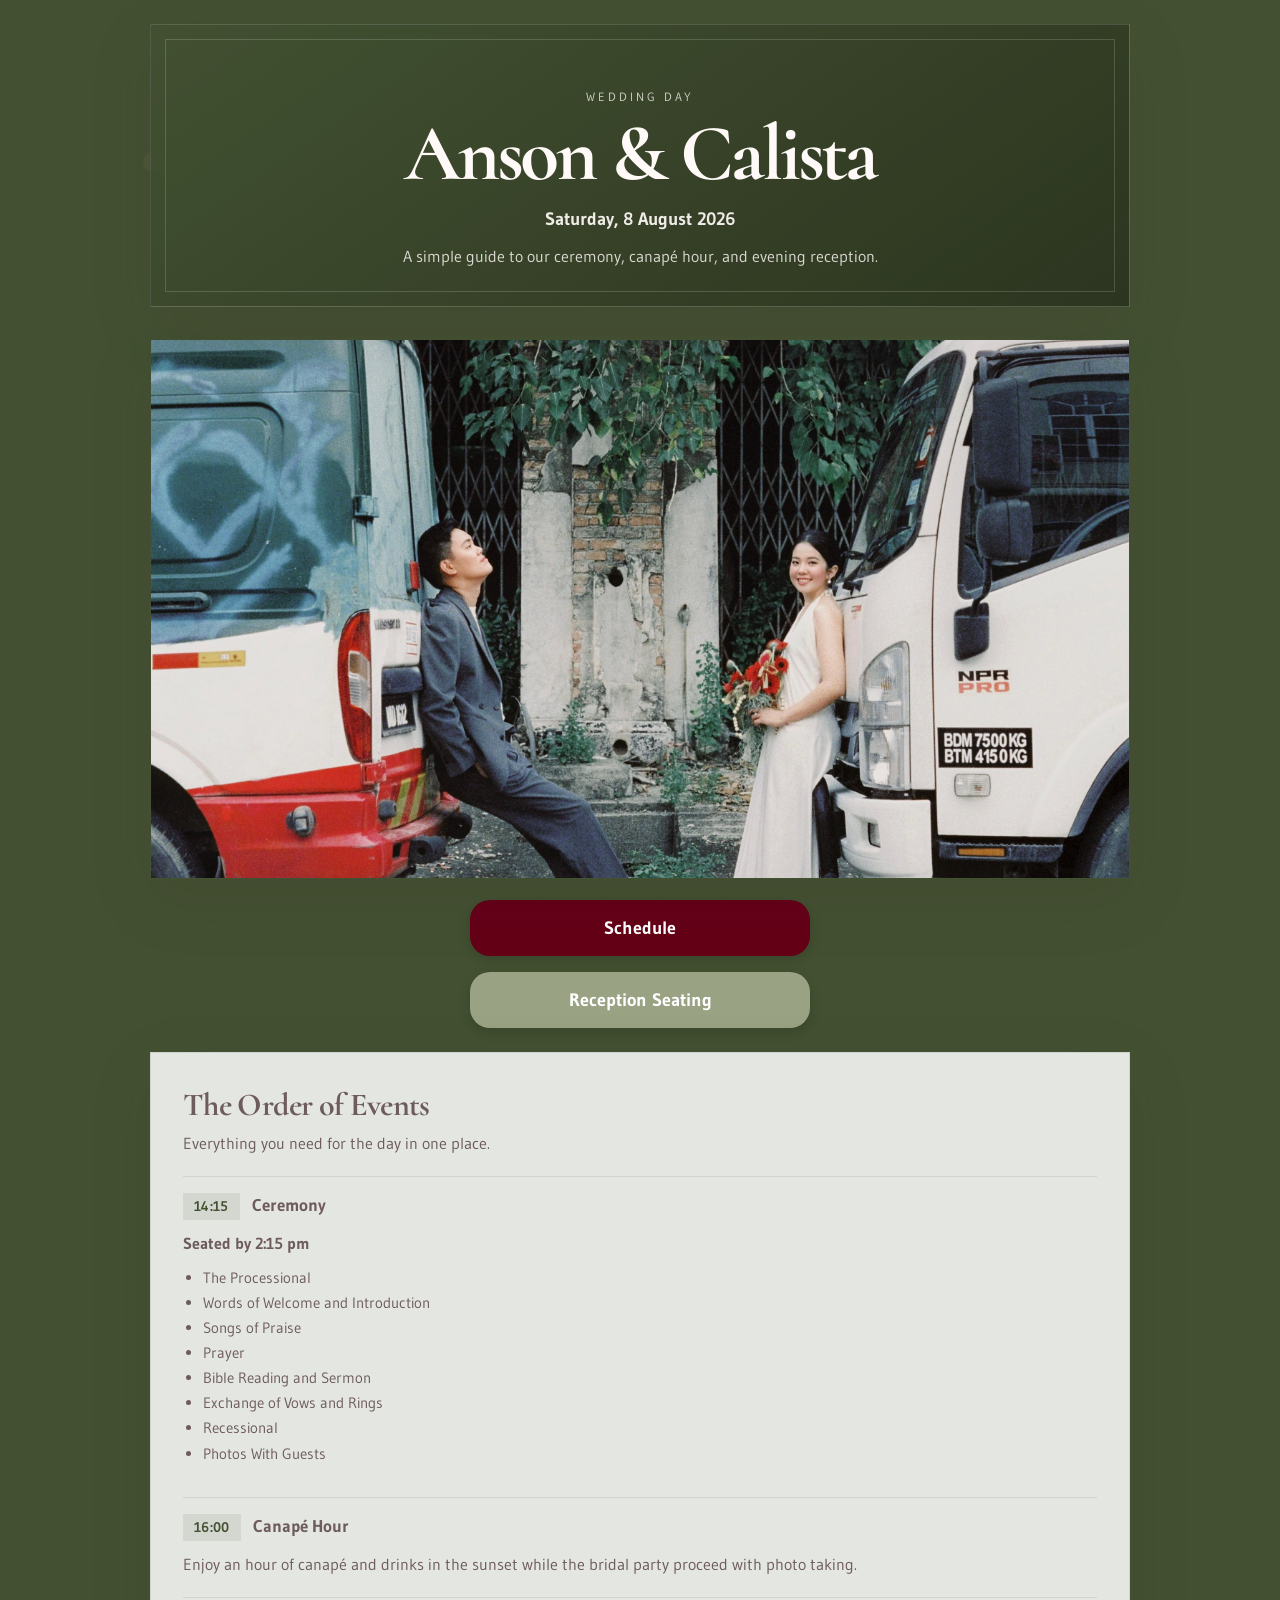
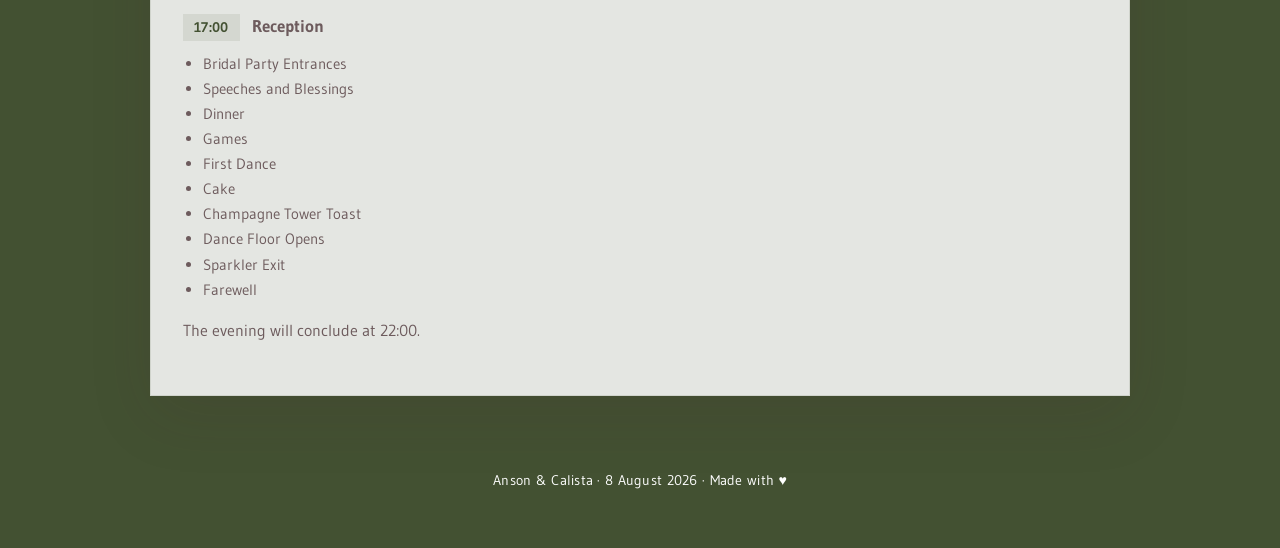
<file: index.html>
<!DOCTYPE html>
<html lang="en">

<head>
    <meta charset="UTF-8">
    <meta name="viewport" content="width=device-width, initial-scale=1.0">
    <title>Anson &amp; Calista Wedding</title>
    <meta name="theme-color" content="#7a2230">
    <link rel="preconnect" href="https://fonts.googleapis.com">
    <link rel="preconnect" href="https://fonts.gstatic.com" crossorigin>
    <link
        href="https://fonts.googleapis.com/css2?family=Battambang:wght@400;700&family=Gudea:wght@400;600;700&family=Cormorant:wght@400;700&display=swap"
        rel="stylesheet">
    <link rel="stylesheet" href="style.css">
    <style>
        #lang-toggle {
            display: none !important;
        }
    </style>
</head>

<body>
    <header class="hero hero-maroon">
        <p class="eyebrow">Wedding Day</p>
        <h1>Anson &amp; Calista</h1>
        <p class="date">Saturday, 8 August 2026</p>
        <p class="subtitle">A simple guide to our ceremony, canapé hour, and evening reception.</p>
    </header>

    <div class="hero-image-wrapper fade-in"
        style="margin: 2rem auto 0; width: min(100% - 2rem, 980px); text-align: center;">
        <img src="images/ansoncalistahero.jpeg" alt="Anson and Calista"
            style="width: 100%; max-height: 60vh; object-fit: cover; box-shadow: var(--shadow); border: 1px solid var(--border);">
    </div>

    <nav class="mockup-nav">
        <a href="index.html" class="btn-schedule">Schedule</a>
        <a href="seating.html" class="btn-reception">Reception Seating</a>
    </nav>

    <main class="container flow-layout">
        <section class="panel fade-in" style="--delay: 0s">
            <div class="section-heading">
                <h2 style="color: var(--muted);">The Order of Events</h2>
                <p>Everything you need for the day in one place.</p>
            </div>

            <div class="schedule-item">
                <h3><span class="time-pill">14:15</span> Ceremony</h3>
                <p><strong style="color: var(--muted);">Seated by 2:15 pm</strong></p>
                <ul
                    style="padding-left: 1.25rem; font-family: 'Gudea', sans-serif; font-size: 0.95rem; color: var(--muted); line-height: 1.65; margin-top: 0.5rem;">
                    <li>The Processional</li>
                    <li>Words of Welcome and Introduction</li>
                    <li>Songs of Praise</li>
                    <li>Prayer</li>
                    <li>Bible Reading and Sermon</li>
                    <li>Exchange of Vows and Rings</li>
                    <li>Recessional</li>
                    <li>Photos With Guests</li>
                </ul>
            </div>

            <div class="schedule-item">
                <h3><span class="time-pill">16:00</span> Canapé Hour</h3>
                <p>Enjoy an hour of canapé and drinks in the sunset while the bridal party proceed with photo taking.
                </p>
            </div>

            <div class="schedule-item">
                <h3><span class="time-pill">17:00</span> Reception</h3>
                <ul
                    style="padding-left: 1.25rem; font-family: 'Gudea', sans-serif; font-size: 0.95rem; color: var(--muted); line-height: 1.65; margin-top: 0.5rem;">
                    <li>Bridal Party Entrances</li>
                    <li>Speeches and Blessings</li>
                    <li>Dinner</li>
                    <li>Games</li>
                    <li>First Dance</li>
                    <li>Cake</li>
                    <li>Champagne Tower Toast</li>
                    <li>Dance Floor Opens</li>
                    <li>Sparkler Exit</li>
                    <li>Farewell</li>
                </ul>
                <p style="margin-top: 0.5rem;">The evening will conclude at 22:00.</p>
            </div>
        </section>
    </main>

    <footer>
        <span>Anson &amp; Calista &middot; 8 August 2026 &middot; Made with</span> <i class="footer-heart">&hearts;</i>
    </footer>

    <script src="translations.js"></script>
    <script>
        // â”€â”€ Scroll fade-in â”€â”€
        (function () {
            const observer = new IntersectionObserver((entries) => {
                entries.forEach(entry => {
                    if (entry.isIntersecting) {
                        entry.target.classList.add('visible');
                        observer.unobserve(entry.target);
                    }
                });
            }, { threshold: 0.08 });

            document.querySelectorAll('.fade-in').forEach(el => observer.observe(el));
        })();
    </script>
</body>

</html>
</file>
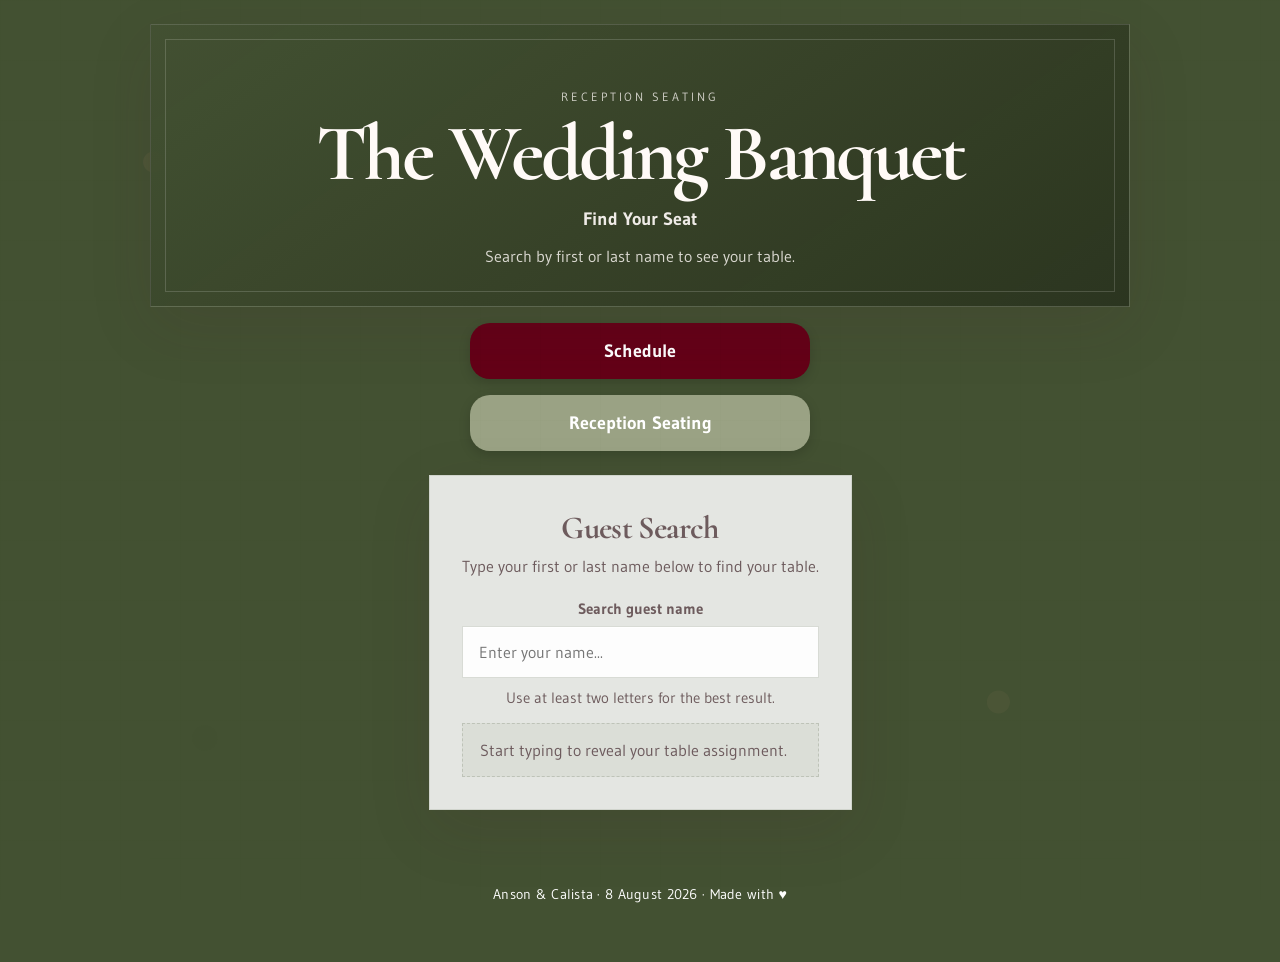
<file: seating.html>
<!DOCTYPE html>
<!-- The language is set to English -->
<html lang="en">

<head>
    <!-- Character encoding for the document to support all text characters -->
    <meta charset="UTF-8">
    <!-- Make the page responsive on mobile devices so it scales correctly -->
    <meta name="viewport" content="width=device-width, initial-scale=1.0">
    <!-- Title of the page shown in the browser tab -->
    <title>canapé hour | Anson &amp; Calista</title>
    <!-- Theme color for mobile browsers (changes the top bar color on some phones) -->
    <meta name="theme-color" content="#7a2230">
    
    <!-- Preconnect to Google Fonts for faster loading of typography -->
    <link rel="preconnect" href="https://fonts.googleapis.com">
    <link rel="preconnect" href="https://fonts.gstatic.com" crossorigin>
    <!-- Load custom fonts (Battambang, Inter, Playfair Display) from Google Fonts -->
    <link
        href="https://fonts.googleapis.com/css2?family=Battambang:wght@400;700&family=Gudea:wght@400;700&family=Cormorant:wght@400;700&display=swap"
        rel="stylesheet">
        
    <!-- Link to our custom CSS stylesheet for styling the page -->
    <link rel="stylesheet" href="style.css">
    
    <!-- Inline CSS to hide the language toggle button because we only need English here -->
    <style>
        #lang-toggle {
            display: none !important; /* Forces the button to be hidden completely */
        }
    </style>
</head>

<body>
    <!-- Hero section displaying the main title of the page -->
    <header class="hero hero-maroon">
        <!-- Small text above the main title (the eyebrow text) -->
        <p class="eyebrow">Reception Seating</p>
        <!-- The main heading with the venue name -->
        <h1>The Wedding Banquet</h1>
        <!-- Secondary text instructing the user what to do -->
        <p class="date">Find Your Seat</p>
        <!-- A small subtitle explaining the search feature below -->
        <p class="subtitle">Search by first or last name to see your table.</p>
    </header>

    <!-- Navigation bar to move between pages on the site -->
    <nav class="mockup-nav">
        <a href="index.html" class="btn-schedule">Schedule</a>
        <a href="seating.html" class="btn-reception">Reception Seating</a>
    </nav>

    <!-- Main content area containing the search box and floor plan -->
    <main class="container flow-layout">
        <!-- Search panel section with a fade-in animation effect -->
        <section class="panel guest-search-panel fade-in" style="--delay: 0s">
            <!-- Heading area for the search section -->
            <div class="section-heading">
                <!-- Title for the search section -->
                <h2 data-i18n="seating-section-title" style="color: var(--muted);">Guest Search</h2>
                <!-- Description for the search section to help users -->
                <p data-i18n="seating-section-desc">Type your first or last name below to find your table.</p>
            </div>

            <!-- Label for the search input box (good for accessibility) -->
            <label class="search-label" for="searchInput" data-i18n="seating-search-label" style="color: var(--muted);">Search guest name</label>
            <!-- The actual text input box where users type their name -->
            <input type="text" id="searchInput" placeholder="Enter your name..."
                data-i18n-placeholder="seating-search-placeholder">
            <!-- A helpful hint for the user below the input -->
            <p class="search-hint" data-i18n="seating-search-hint">Use at least two letters for the best result.</p>

            <!-- This empty div is where the search results will appear via JavaScript -->
            <div id="results" class="results-shell"></div>


        </section>
    </main>

    <!-- Footer section with the date and a heart icon -->
    <footer>
        <span>Anson &amp; Calista &middot; 8 August 2026 &middot; Made with</span> <i class="footer-heart">&hearts;</i>
    </footer>



    <!-- Load the translations JavaScript file (used for multi-language support if needed) -->
    <script src="translations.js"></script>
    
    <!-- Custom JavaScript for the seating search functionality -->
    <script>
        // Array of objects containing table names and their respective guests
        const seatingData = [
            { table: "Table 1", guests: ["Rodney Chiu", "Melissa Tan", "Zack Chiu", "Fetz Foo", "Feliz Foo", "Rina Tan", "Lee", "Florence Tan", "Bec Hardman", "Jenny Tan"] },
            { table: "Table 2", guests: ["Mum", "Grandma", "Sister", "Ma Nina Ortega", "Hilda Chow", "Catherine Wong", "Uncle Ma", "Vitou Seng", "Jenny Voller", "Geoff Voller"] },
            { table: "Table 3", guests: ["Julia Cheam", "Hui Ren Tan", "Adeline Yap", "Dan Yao", "Denise Foo", "Josie Goh", "Nicole Tan", "Sarah Maizura", "Chong Ler", "Ashley Lau"] },
            { table: "Table 4", guests: ["Macy Voeung", "Judy Nguyen", "Sharon Luo", "Jun Hee Hong", "Louis Teoh", "Jess Truong", "Tim Truong", "Esther Tran", "Dan Tran", "Grace Leung"] },
            { table: "Table 5", guests: ["Julie Scott", "Woojin Yang", "Rachel Yang", "Rachel Tam", "Hamish Clark", "Mikey Wong", "Geoffrey Lu", "Andrew Wong", "Jeremy Wong"] },
            { table: "Table 6", guests: ["Ryan Szeto", "Grace Szeto", "Brett Jackson", "Janette Jackson", "Paul Tam", "Vania Tam", "Benjamin Jiang", "Erica Jiang", "Thomas Chin", "Carol Chin"] },
            { table: "Table 7", guests: ["Graham Bae", "Bora Bae", "Ethan Bae", "Ceewing Shen", "Joe Shen", "Selwyn Chang", "Michael Tan", "Dan Au", "Fayette Au", "Bay Odontuyaa", "Emily Liu"] },
            { table: "Table 8", guests: ["Samson Ng", "Mikkel Li", "Bianca So", "Ian Chan", "Jeclyn Lim", "Aaron Lee", "Lilian Ly", "Hieu Ly", "Jono Vavouris", "Hannah Vavouris", "Lina Vavouris"] },
            { table: "Table 9", guests: ["Nelson Cheng", "Peter Kim", "Adam Nelson", "Paul Chang", "Jacky Chen", "Jack Liang", "Will Yu", "Lydia Chung", "Tim Lim", "Pearl Kim", "Ruby Lim"] }
        ];

        // Helper function to get a translated string based on a key from translations.js
        function t(key) {
            // Get the current language selected by the user
            const lang = getLanguage();
            // Look up the translation entry for the requested key
            const entry = translations[key];
            // If the entry doesn't exist, just return the key itself so it doesn't break
            if (!entry) return key;
            // Return the translated string for the current language, or English as a fallback
            return entry[lang] || entry['en'];
        }

        // Function to highlight the searched text within a guest's name
        function highlightMatch(name, query) {
            // Find the starting position of the query in the name (ignoring case)
            const idx = name.toLowerCase().indexOf(query);
            // If the query is not found, return the original name
            if (idx === -1) return name;
            // Get the part of the name before the matched text
            const before = name.slice(0, idx);
            // Get the exact matched text from the name (this preserves the original uppercase/lowercase)
            const match = name.slice(idx, idx + query.length);
            // Get the part of the name after the matched text
            const after = name.slice(idx + query.length);
            // Return the name with the matched part wrapped in a <mark> tag for yellow highlighting
            return `${before}<mark>${match}</mark>${after}`;
        }

        // Main function to handle searching for a guest when typing
        function searchGuest() {
            // Get the value typed in the search box, convert to lowercase, and remove extra spaces
            const input = document.getElementById('searchInput').value.toLowerCase().trim();
            // Get the div element where we will display the search results
            const resultsDiv = document.getElementById('results');

            // If the user typed less than 2 characters, show the default empty state message
            if (input.length < 2) {
                // Display the "seating-empty" message inside the results div
                resultsDiv.innerHTML = `<p class="empty-state">${t('seating-empty')}</p>`;
                // Stop the function from running further
                return;
            }

            // Create an empty string to build our HTML results
            let htmlString = '';

            // Loop through each table in the seating data array
            seatingData.forEach(tableGroup => {
                // Find all guests at this table whose name includes the searched text
                const matchedGuests = tableGroup.guests.filter(guest => guest.toLowerCase().includes(input));

                // If we found any matches at this table
                if (matchedGuests.length > 0) {
                    // Loop through all guests at the table and apply highlighting to the matching ones
                    const highlightedList = tableGroup.guests.map(guest => {
                        // If this guest's name matches the search, highlight it
                        if (guest.toLowerCase().includes(input)) {
                            return highlightMatch(guest, input);
                        }
                        // Otherwise, return the name normally without highlighting
                        return guest;
                    }).join(', '); // Join the array of names into a single comma-separated string

                    // Add a new result HTML block to our string for this table
                    htmlString += `
                        <div class="table-result">
                            <!-- Display the table name (e.g. Table 1) -->
                            <h3>${tableGroup.table}</h3>
                            <!-- Display the list of guests at the table with highlighting -->
                            <p><strong>${t('seating-guests-label')}</strong> ${highlightedList}</p>
                        </div>
                    `;
                }
            });

            // If no matches were found after checking all tables
            if (htmlString === '') {
                // Display a "no results" message
                resultsDiv.innerHTML = `<p class="empty-state">${t('seating-no-result')}</p>`;
            } else {
                // Otherwise, display the generated HTML results on the page
                resultsDiv.innerHTML = htmlString;
            }
        }

        // Get the search input element so we can listen for typing events
        const searchInput = document.getElementById('searchInput');
        // Get the results div so we can update it later
        const resultsDiv = document.getElementById('results');

        // When the page first loads, set the initial empty state message
        document.addEventListener('DOMContentLoaded', () => {
            // Put the empty message in the results container
            resultsDiv.innerHTML = `<p class="empty-state">${t('seating-empty')}</p>`;
        });

        // Run the searchGuest function every time the user types something into the input box
        searchInput.addEventListener('input', searchGuest);
        
        // When the user clicks into the search box, ensure the empty state is showing if there are no results yet
        searchInput.addEventListener('focus', () => {
            // If the results div is completely empty
            if (!resultsDiv.innerHTML) {
                // Show the empty state message
                resultsDiv.innerHTML = `<p class="empty-state">${t('seating-empty')}</p>`;
            }
        });



        // â”€â”€ Scroll fade-in â”€â”€
        // This is an immediately invoked function expression (IIFE) for the fade-in effect on scroll
        (function () {
            // Create a new IntersectionObserver to detect when elements enter the screen
            const observer = new IntersectionObserver((entries) => {
                // Loop through all observed elements
                entries.forEach(entry => {
                    // If the element is currently visible on the screen
                    if (entry.isIntersecting) {
                        // Add the 'visible' CSS class to trigger the fade-in animation
                        entry.target.classList.add('visible');
                        // Stop observing this element so it only fades in once
                        observer.unobserve(entry.target);
                    }
                });
            // Trigger when 8% of the element is visible on screen
            }, { threshold: 0.08 });

            // Find all elements with the 'fade-in' class and tell the observer to watch them
            document.querySelectorAll('.fade-in').forEach(el => observer.observe(el));
        })();
    </script>
</body>

</html>
</file>
<file: style.css>
:root {
    --bg: #435132;
    --surface: rgba(255, 255, 255, 0.86);
    --surface-strong: #ffffff;
    --text: #2d2223;
    --muted: #6d5b5d;
    --brand: #435132;
    --brand-dark: #2b341f;
    --border: rgba(67, 81, 50, 0.12);
    --shadow: 0 20px 60px rgba(68, 35, 40, 0.12);
}

* {
    box-sizing: border-box;
}

body {
    margin: 0;
    min-height: 100vh;
    font-family: "Cormorant", Georgia, serif;
    color: var(--text);
    text-align: center;
    background: #435132;
}

body::before {
    content: "";
    position: fixed;
    inset: 0;
    pointer-events: none;
    background-image:
        radial-gradient(circle at 12% 18%, rgba(196, 151, 120, 0.22) 0 10px, transparent 11px),
        radial-gradient(circle at 84% 12%, rgba(67, 81, 50, 0.18) 0 14px, transparent 15px),
        radial-gradient(circle at 16% 82%, rgba(67, 81, 50, 0.14) 0 12px, transparent 13px),
        radial-gradient(circle at 78% 78%, rgba(196, 151, 120, 0.18) 0 11px, transparent 12px),
        linear-gradient(rgba(67, 81, 50, 0.03) 1px, transparent 1px),
        linear-gradient(90deg, rgba(67, 81, 50, 0.03) 1px, transparent 1px);
    background-size: 100% 100%, 100% 100%, 100% 100%, 100% 100%, 60px 60px, 60px 60px;
    opacity: 0.38;
}

.hero,
.top-nav,
.container,
footer {
    position: relative;
    z-index: 1;
}

/* â”€â”€â”€ Hero â”€â”€â”€ */

.hero {
    max-width: 980px;
    margin: 1.5rem auto 0;
    padding: 4rem 1.5rem 2.25rem;
    color: #fffaf7;
    background: linear-gradient(145deg, rgba(40, 24, 22, 0.18), rgba(40, 24, 22, 0.34));
    border: 1px solid rgba(255, 255, 255, 0.16);
    box-shadow: var(--shadow);
    overflow: hidden;
}

.hero-photo {
    min-height: 42rem;
    display: flex;
    align-items: flex-end;
    justify-content: flex-start;
    background-image:
        linear-gradient(180deg, rgba(33, 18, 16, 0.08) 0%, rgba(33, 18, 16, 0.52) 100%),
        url("images/CarmenVitou39.JPG");
    background-size: cover;
    background-position: center center;
}

.hero-maroon {
    background: linear-gradient(145deg, rgba(67, 81, 50, 0.98), rgba(43, 52, 31, 0.96));
}

.hero-menu {
    background:
        radial-gradient(ellipse at 20% 0%, rgba(196, 130, 100, 0.35) 0%, transparent 50%),
        radial-gradient(ellipse at 80% 100%, rgba(160, 90, 70, 0.25) 0%, transparent 50%),
        radial-gradient(circle at 50% 50%, rgba(255, 255, 255, 0.06) 0%, transparent 70%),
        linear-gradient(145deg, #435132 0%, #2b341f 40%, #3d1018 70%, #4a1a24 100%);
}

.hero-menu::before {
    content: "";
    position: absolute;
    inset: 0;
    background-image:
        radial-gradient(circle at 25% 30%, rgba(255, 215, 180, 0.08) 0 60px, transparent 61px),
        radial-gradient(circle at 75% 70%, rgba(255, 215, 180, 0.06) 0 40px, transparent 41px),
        radial-gradient(circle at 50% 10%, rgba(255, 255, 255, 0.04) 0 30px, transparent 31px);
    pointer-events: none;
}

.hero-copy {
    position: relative;
    z-index: 1;
    width: min(100%, 36rem);
    text-align: left;
    padding: 1.2rem 1rem 1rem 0.25rem;
}

/* Hero text entrance animation */
@keyframes heroSlideUp {
    from {
        opacity: 0;
        transform: translateY(28px);
    }

    to {
        opacity: 1;
        transform: translateY(0);
    }
}

.hero-copy>* {
    animation: heroSlideUp 0.8s cubic-bezier(0.22, 1, 0.36, 1) both;
}

.hero-copy> :nth-child(1) {
    animation-delay: 0.1s;
}

.hero-copy> :nth-child(2) {
    animation-delay: 0.25s;
}

.hero-copy> :nth-child(3) {
    animation-delay: 0.4s;
}

.hero-copy> :nth-child(4) {
    animation-delay: 0.55s;
}

.hero-copy> :nth-child(5) {
    animation-delay: 0.7s;
}

.hero::after {
    content: "";
    position: absolute;
    inset: 14px;
    border: 1px solid rgba(255, 255, 255, 0.16);
    pointer-events: none;
}

/* â”€â”€â”€ Typography â”€â”€â”€ */

.eyebrow,
.date,
.subtitle,
.section-heading p,
.search-hint,
.empty-state,
.schedule-item p,
.party-grid p,
.top-nav a,
.search-label {
    font-family: "Gudea", "Helvetica Neue", Arial, sans-serif;
}

.eyebrow {
    margin: 0 0 0.75rem;
    text-transform: uppercase;
    letter-spacing: 0.24em;
    font-size: 0.78rem;
    color: rgba(255, 250, 247, 0.78);
}

.hero h1 {
    margin: 0;
    font-size: clamp(2.8rem, 7vw, 5rem);
    line-height: 0.95;
    letter-spacing: -0.04em;
}

.date {
    margin: 1rem 0 0;
    font-size: 1.1rem;
    font-weight: 700;
    color: rgba(255, 250, 247, 0.92);
}

.subtitle {
    max-width: 38rem;
    margin: 0.8rem auto 0;
    font-size: 1rem;
    line-height: 1.7;
    color: rgba(255, 250, 247, 0.82);
}

/* â”€â”€â”€ Countdown â”€â”€â”€ */

.countdown {
    display: flex;
    gap: 0.6rem;
    margin-top: 1.4rem;
    flex-wrap: wrap;
}

.countdown-box {
    display: flex;
    flex-direction: column;
    align-items: center;
    justify-content: center;
    min-width: 4.2rem;
    padding: 0.65rem 0.8rem 0.55rem;
    background: rgba(255, 255, 255, 0.12);
    backdrop-filter: blur(10px);
    border: 1px solid rgba(255, 255, 255, 0.18);
}

.countdown-num {
    font-family: "Cormorant", Georgia, serif;
    font-size: 1.6rem;
    font-weight: 700;
    line-height: 1.1;
    color: #fff;
}

.countdown-label {
    font-family: "Gudea", "Helvetica Neue", Arial, sans-serif;
    font-size: 0.65rem;
    font-weight: 600;
    text-transform: uppercase;
    letter-spacing: 0.12em;
    color: rgba(255, 250, 247, 0.7);
    margin-top: 0.2rem;
}

/* â”€â”€â”€ Nav â”€â”€â”€ */

.top-nav {
    display: inline-flex;
    flex-wrap: wrap;
    justify-content: center;
    gap: 0.75rem;
    margin: 1rem auto 0;
    padding: 0.5rem;
    background: #435132;
    backdrop-filter: blur(14px);
    box-shadow: 0 10px 30px rgba(68, 35, 40, 0.08);
}

.top-nav a {
    display: inline-flex;
    align-items: center;
    justify-content: center;
    min-height: 2.75rem;
    padding: 0.7rem 1rem;
    border-radius: 14px;
    color: #fff;
    text-decoration: none;
    font-size: 0.95rem;
    font-weight: 700;
    transition: transform 150ms ease, background-color 150ms ease, color 150ms ease, box-shadow 150ms ease;
}

.top-nav a:hover,
.top-nav a:focus-visible {
    color: #fff;
    background: var(--brand);
    transform: translateY(-1px);
    box-shadow: 0 4px 12px rgba(67, 81, 50, 0.25);
    outline: none;
}

.top-nav a.active {
    color: #fff;
    background: var(--brand);
    box-shadow: 0 4px 12px rgba(67, 81, 50, 0.2);
}

.nav-icon {
    margin-right: 0.35rem;
    font-style: normal;
    font-size: 1rem;
}

.nav-back {
    border-right: 1px solid rgba(67, 81, 50, 0.15);
    padding-right: 1.2rem;
    margin-right: 0.15rem;
    opacity: 0.82;
    transition: opacity 150ms ease, transform 150ms ease, background-color 150ms ease, color 150ms ease, box-shadow 150ms ease;
}

.nav-back:hover,
.nav-back:focus-visible {
    opacity: 1;
}

.mockup-nav {
    display: flex;
    flex-direction: column;
    align-items: center;
    gap: 1rem;
    margin: 1rem auto 0;
    width: 100%;
}

.mockup-nav a {
    display: inline-flex;
    align-items: center;
    justify-content: center;
    min-height: 3.5rem;
    width: min(100% - 3rem, 340px);
    border-radius: 20px;
    color: #fff;
    text-decoration: none;
    font-family: "Gudea", "Helvetica Neue", Arial, sans-serif;
    font-size: 1.1rem;
    font-weight: 700;
    transition: transform 150ms ease, box-shadow 150ms ease, opacity 150ms ease;
    box-shadow: 0 4px 12px rgba(0, 0, 0, 0.15);
}

.mockup-nav a:hover,
.mockup-nav a:focus-visible {
    transform: translateY(-2px);
    box-shadow: 0 6px 16px rgba(0, 0, 0, 0.2);
    color: #fff;
    opacity: 0.95;
    outline: none;
}

.btn-schedule {
    background-color: #640017;
}

.btn-reception {
    background-color: #9AA284;
}

/* â”€â”€â”€ Container / Layout â”€â”€â”€ */

.container {
    width: min(100% - 2rem, 980px);
    margin: 1.5rem auto 3rem;
    display: grid;
    gap: 1.25rem;
}

.flow-layout {
    grid-template-columns: 1fr;
}

/* â”€â”€â”€ Panels â”€â”€â”€ */

.panel {
    padding: clamp(1.25rem, 3vw, 2rem);
    text-align: left;
    background: var(--surface);
    border: 1px solid var(--border);
    box-shadow: var(--shadow);
    backdrop-filter: blur(12px);
}

.guest-search-panel {
    max-width: 720px;
    margin-inline: auto;
    text-align: center;
}

.guest-search-panel .section-heading,
.guest-search-panel .search-label,
.guest-search-panel .search-hint {
    text-align: center;
}

.guest-search-panel .search-label,
.guest-search-panel input[type="text"],
.guest-search-panel .results-shell {
    width: min(100%, 34rem);
    margin-inline: auto;
}

.guest-search-panel .results-shell {
    justify-items: center;
}

.guest-search-panel .table-result,
.guest-search-panel .empty-state {
    width: 100%;
    text-align: left;
}

.venue-panel {
    background: linear-gradient(180deg, rgba(255, 255, 255, 0.94), rgba(252, 244, 239, 0.92));
}

.soft-panel {
    background: linear-gradient(180deg, rgba(255, 255, 255, 0.92), rgba(255, 247, 242, 0.9));
}

.gallery-panel {
    background: linear-gradient(180deg, rgba(255, 255, 255, 0.9), rgba(255, 250, 246, 0.92));
}

.menu-panel {
    text-align: center;
}

.menu-image-wrap {
    width: min(100%, 620px);
    max-width: 620px;
    margin: 0 auto;
    overflow: hidden;
    background: #0b1027;
    box-shadow: 0 18px 44px rgba(32, 20, 24, 0.16);
    border: 1px solid rgba(67, 81, 50, 0.12);
}

.menu-image-wrap img {
    display: block;
    width: 100%;
    height: auto;
    max-height: 82vh;
    object-fit: contain;
}

/* â”€â”€â”€ Section Headings â”€â”€â”€ */

.section-heading {
    margin-bottom: 1.2rem;
}

.section-heading h2 {
    margin: 0;
    font-size: clamp(1.5rem, 3vw, 2rem);
    letter-spacing: -0.02em;
}

.section-heading p {
    margin: 0.45rem 0 0;
    color: var(--muted);
    line-height: 1.6;
}

/* â”€â”€â”€ Schedule â”€â”€â”€ */

.schedule-item {
    padding: 1rem 0;
    border-top: 1px solid rgba(67, 81, 50, 0.12);
    transition: background-color 200ms ease;
}

.schedule-item:first-of-type {
    border-top: 0;
    padding-top: 0;
}

.schedule-item:hover {
    background: rgba(67, 81, 50, 0.03);
    padding-left: 0.75rem;
    padding-right: 0.75rem;
    margin-left: -0.75rem;
    margin-right: -0.75rem;
}

.schedule-item h3 {
    margin: 0 0 0.6rem;
    font-family: "Gudea", "Helvetica Neue", Arial, sans-serif;
    font-size: 1.08rem;
    line-height: 1.4;
    color: var(--muted);
}

.time-pill {
    display: inline-flex;
    align-items: center;
    padding: 0.25rem 0.7rem;
    margin-right: 0.5rem;
    background: rgba(67, 81, 50, 0.1);
    color: var(--brand);
    font-size: 0.86rem;
    font-weight: 700;
    letter-spacing: 0.02em;
}

.schedule-item p,
.party-grid p {
    margin: 0.2rem 0;
    line-height: 1.7;
    color: var(--muted);
}

/* â”€â”€â”€ Wedding Party â”€â”€â”€ */

.party-section-title {
    margin: 2.2rem 0 0.8rem;
    font-family: "Cormorant", Georgia, serif;
    font-size: 1.4rem;
    color: var(--brand-dark);
}

.party-grid {
    display: grid;
    gap: 0.75rem;
}

.party-grid p {
    margin: 0;
    padding: 1rem 1.1rem;
    background: rgba(67, 81, 50, 0.06);
    border: 1px solid rgba(67, 81, 50, 0.08);
    color: var(--text);
    transition: transform 200ms ease, box-shadow 200ms ease;
}

.party-grid p:hover {
    transform: translateY(-2px);
    box-shadow: 0 8px 20px rgba(68, 35, 40, 0.1);
}

/* â”€â”€â”€ Search â”€â”€â”€ */

.search-label {
    display: block;
    margin: 0 0 0.5rem;
    font-size: 0.95rem;
    font-weight: 700;
    color: var(--brand-dark);
}

input[type="text"] {
    width: 100%;
    min-height: 3.25rem;
    padding: 0.9rem 1rem;
    border: 1px solid rgba(67, 81, 50, 0.2);
    background: rgba(255, 255, 255, 0.95);
    color: var(--text);
    font-family: "Gudea", "Helvetica Neue", Arial, sans-serif;
    font-size: 1rem;
    box-shadow: inset 0 1px 0 rgba(255, 255, 255, 0.85);
    transition: border-color 150ms ease, box-shadow 150ms ease, transform 150ms ease;
}

input[type="text"]:focus {
    outline: none;
    border-color: var(--brand);
    box-shadow: 0 0 0 4px rgba(67, 81, 50, 0.12);
}

.search-hint {
    margin: 0.7rem 0 1rem;
    color: var(--muted);
    font-size: 0.92rem;
}

.results-shell {
    display: grid;
    gap: 0.75rem;
}

/* â”€â”€â”€ Search results with animation â”€â”€â”€ */

@keyframes resultSlideIn {
    from {
        opacity: 0;
        transform: translateY(12px);
    }

    to {
        opacity: 1;
        transform: translateY(0);
    }
}

.table-result {
    padding: 1rem 1.1rem;
    background: var(--surface-strong);
    border: 1px solid rgba(67, 81, 50, 0.12);
    box-shadow: 0 12px 30px rgba(68, 35, 40, 0.06);
    text-align: left;
    animation: resultSlideIn 0.35s cubic-bezier(0.22, 1, 0.36, 1) both;
}

.table-result:nth-child(2) {
    animation-delay: 0.08s;
}

.table-result:nth-child(3) {
    animation-delay: 0.16s;
}

.table-result h3 {
    margin: 0 0 0.5rem;
    font-family: "Gudea", "Helvetica Neue", Arial, sans-serif;
    font-size: 1.05rem;
    color: var(--muted);
}

.table-result p {
    margin: 0;
    color: var(--muted);
    line-height: 1.6;
}

mark {
    background: rgba(67, 81, 50, 0.14);
    color: var(--brand-dark);
    font-weight: 700;
    padding: 0.05em 0.2em;
}

.empty-state {
    margin: 0;
    padding: 1rem 1.1rem;
    background: rgba(67, 81, 50, 0.06);
    border: 1px dashed rgba(67, 81, 50, 0.18);
    color: var(--muted);
    text-align: center;
    animation: resultSlideIn 0.3s cubic-bezier(0.22, 1, 0.36, 1) both;
}

/* â”€â”€â”€ Photo Grid & Lightbox â”€â”€â”€ */

.photo-grid {
    display: grid;
    gap: 1rem;
}

.photo-card {
    margin: 0;
    overflow: hidden;
    background: #fff;
    border: 1px solid rgba(67, 81, 50, 0.12);
    box-shadow: 0 16px 36px rgba(68, 35, 40, 0.08);
    cursor: pointer;
    transition: transform 300ms ease, box-shadow 300ms ease;
}

.photo-card:hover {
    transform: translateY(-4px);
    box-shadow: 0 22px 48px rgba(68, 35, 40, 0.14);
}

.photo-card img {
    display: block;
    width: 100%;
    height: 100%;
    aspect-ratio: 4 / 5;
    object-fit: cover;
    transition: transform 0.5s cubic-bezier(0.22, 1, 0.36, 1);
}

.photo-card:hover img {
    transform: scale(1.06);
}

.photo-card-large img {
    aspect-ratio: 4 / 5;
}

.photo-card figcaption {
    padding: 0.8rem 0.95rem 0.95rem;
    font-family: "Gudea", "Helvetica Neue", Arial, sans-serif;
    font-size: 0.92rem;
    color: var(--muted);
    text-align: left;
}

/* Lightbox */
.lightbox-overlay {
    position: fixed;
    inset: 0;
    z-index: 1000;
    display: flex;
    align-items: center;
    justify-content: center;
    background: rgba(20, 10, 12, 0.88);
    backdrop-filter: blur(12px);
    opacity: 0;
    visibility: hidden;
    transition: opacity 0.3s ease, visibility 0.3s ease;
    cursor: zoom-out;
}

.lightbox-overlay.open {
    opacity: 1;
    visibility: visible;
}

.lightbox-overlay img {
    max-width: 90vw;
    max-height: 88vh;
    box-shadow: 0 30px 80px rgba(0, 0, 0, 0.4);
    transform: scale(0.92);
    transition: transform 0.35s cubic-bezier(0.22, 1, 0.36, 1);
}

.lightbox-overlay.open img {
    transform: scale(1);
}

.lightbox-close {
    position: absolute;
    top: 1.2rem;
    right: 1.5rem;
    width: 44px;
    height: 44px;
    border: none;
    border-radius: 50%;
    background: rgba(255, 255, 255, 0.15);
    color: #fff;
    font-size: 1.5rem;
    cursor: pointer;
    display: flex;
    align-items: center;
    justify-content: center;
    transition: background 200ms ease;
    backdrop-filter: blur(8px);
}

.lightbox-close:hover {
    background: rgba(255, 255, 255, 0.28);
}

/* â”€â”€â”€ Venue Grid â”€â”€â”€ */

.venue-grid {
    display: grid;
    gap: 1rem;
}

.venue-card {
    padding: 1.1rem;
    background: rgba(255, 255, 255, 0.94);
    border: 1px solid rgba(67, 81, 50, 0.12);
    box-shadow: 0 12px 30px rgba(68, 35, 40, 0.06);
    transition: transform 250ms ease, box-shadow 250ms ease;
}

.venue-card:hover {
    transform: translateY(-3px);
    box-shadow: 0 18px 40px rgba(68, 35, 40, 0.12);
}

.venue-card h3 {
    margin: 0;
    font-family: "Gudea", "Helvetica Neue", Arial, sans-serif;
    font-size: 1.05rem;
    color: var(--muted);
}

.venue-label {
    margin: 0 0 0.45rem;
    text-transform: uppercase;
    letter-spacing: 0.18em;
    font-size: 0.75rem;
    font-weight: 700;
    color: var(--brand);
}

.venue-card p,
.info-list {
    margin: 0.5rem 0 0;
    font-family: "Gudea", "Helvetica Neue", Arial, sans-serif;
    line-height: 1.65;
    color: var(--muted);
}

.info-list {
    padding-left: 1.1rem;
}

.info-list li+li {
    margin-top: 0.45rem;
}

.info-list a {
    color: var(--brand-dark);
    font-weight: 700;
    text-decoration-thickness: 2px;
    text-underline-offset: 0.15em;
    transition: color 150ms ease;
}

.info-list a:hover,
.info-list a:focus-visible {
    color: var(--brand);
}

strong {
    color: var(--text);
}

/* â”€â”€â”€ Song List â”€â”€â”€ */

.song-list {
    display: grid;
    gap: 0.75rem;
}

.song-item {
    display: flex;
    align-items: center;
    gap: 1rem;
    padding: 1rem 1.1rem;
    background: rgba(67, 81, 50, 0.04);
    border: 1px solid rgba(67, 81, 50, 0.08);
    transition: transform 200ms ease, box-shadow 200ms ease, background-color 200ms ease;
}

.song-item:hover {
    transform: translateY(-2px);
    box-shadow: 0 8px 20px rgba(68, 35, 40, 0.1);
    background: rgba(67, 81, 50, 0.07);
}

.song-number {
    display: flex;
    align-items: center;
    justify-content: center;
    flex-shrink: 0;
    width: 2.6rem;
    height: 2.6rem;
    background: linear-gradient(145deg, var(--brand), var(--brand-dark));
    color: #fff;
    font-family: "Cormorant", Georgia, serif;
    font-size: 1.15rem;
    font-weight: 700;
    box-shadow: 0 4px 12px rgba(67, 81, 50, 0.25);
}

.song-details {
    flex: 1;
}

.song-details h3 {
    margin: 0;
    font-family: "Gudea", "Helvetica Neue", Arial, sans-serif;
    font-size: 1.05rem;
    color: var(--muted);
}

.song-meta {
    margin: 0.25rem 0 0;
    font-family: "Gudea", "Helvetica Neue", Arial, sans-serif;
    font-size: 0.92rem;
    color: var(--muted);
    line-height: 1.6;
    font-style: italic;
}

.song-lyrics {
    margin: 0.8rem 0 0;
    padding: 0.8rem 1rem;
    border-left: 3px solid var(--brand);
    background: rgba(67, 81, 50, 0.02);
    font-family: "Cormorant", Georgia, serif;
    font-size: 0.95rem;
    line-height: 1.6;
    color: var(--muted);
    white-space: pre-wrap;
}

/* â”€â”€â”€ Bible Reading Cards â”€â”€â”€ */

.reading-list {
    display: grid;
    gap: 1rem;
}

.reading-card {
    padding: 1.25rem 1.3rem;
    background: rgba(255, 255, 255, 0.94);
    border: 1px solid rgba(67, 81, 50, 0.12);
    box-shadow: 0 12px 30px rgba(68, 35, 40, 0.06);
    transition: transform 250ms ease, box-shadow 250ms ease;
}

.reading-card:hover {
    transform: translateY(-3px);
    box-shadow: 0 18px 40px rgba(68, 35, 40, 0.12);
}

.reading-label {
    margin: 0 0 0.45rem;
    text-transform: uppercase;
    letter-spacing: 0.18em;
    font-family: "Gudea", "Helvetica Neue", Arial, sans-serif;
    font-size: 0.75rem;
    font-weight: 700;
    color: var(--brand);
}

.reading-card h3 {
    margin: 0 0 0.6rem;
    font-family: "Gudea", "Helvetica Neue", Arial, sans-serif;
    font-size: 1.08rem;
    color: var(--muted);
}

.reading-text {
    margin: 0;
    padding: 0.9rem 1rem 0.9rem 1.2rem;
    border-left: 3px solid var(--brand);
    background: rgba(67, 81, 50, 0.04);
    font-family: "Cormorant", Georgia, serif;
    font-size: 1rem;
    font-style: italic;
    line-height: 1.75;
    color: var(--muted);
}

.reading-heading {
    margin: 0 0 0.6rem;
    font-family: "Gudea", "Helvetica Neue", Arial, sans-serif;
    font-size: 0.92rem;
    font-style: italic;
    color: var(--muted);
}

.reading-text sup {
    font-size: 0.7em;
    font-weight: 700;
    font-style: normal;
    color: var(--brand);
    margin-right: 0.08em;
    vertical-align: super;
    line-height: 0;
}

/* â”€â”€â”€ Fade-in scroll animation â”€â”€â”€ */

.fade-in {
    opacity: 0;
    transform: translateY(24px);
    transition: opacity 0.7s cubic-bezier(0.22, 1, 0.36, 1),
        transform 0.7s cubic-bezier(0.22, 1, 0.36, 1);
    transition-delay: var(--delay, 0s);
}

.fade-in.visible {
    opacity: 1;
    transform: translateY(0);
}

/* â”€â”€â”€ Footer â”€â”€â”€ */

footer {
    max-width: 980px;
    margin: 0 auto 2rem;
    padding: 1.5rem 1rem;
    text-align: center;
    font-family: "Gudea", "Helvetica Neue", Arial, sans-serif;
    font-size: 0.88rem;
    color: #ffffff;
    border-top: 1px solid var(--border);
    letter-spacing: 0.02em;
    line-height: 1.6;
}

footer .footer-heart {
    color: #ffffff;
    font-style: normal;
}

/* â”€â”€â”€ Desktop â”€â”€â”€ */

@media (min-width: 840px) {
    .container {
        grid-template-columns: 1.4fr 0.9fr;
        align-items: start;
    }

    .flow-layout {
        grid-template-columns: 1fr;
    }

    .panel:first-child {
        min-height: 100%;
    }

    .venue-grid,
    .photo-grid {
        grid-template-columns: repeat(2, minmax(0, 1fr));
    }

    .photo-grid {
        grid-template-columns: 1.35fr 1fr 1fr;
    }

    .photo-card-large img {
        aspect-ratio: 4 / 5;
        min-height: 0;
    }
}

/* â”€â”€â”€ Mobile â”€â”€â”€ */

@media (max-width: 640px) {
    .hero {
        margin-top: 0.75rem;
        padding: 3rem 1.1rem 1.8rem;
    }

    .top-nav {
        width: calc(100% - 1rem);
    }

    .top-nav a {
        flex: 1 1 100%;
    }

    .container {
        width: calc(100% - 1rem);
        margin-top: 1rem;
        margin-bottom: 2rem;
    }

    .hero-photo {
        min-height: 28rem;
        background-position: center top;
        background-image:
            linear-gradient(180deg, rgba(33, 18, 16, 0.12) 0%, rgba(33, 18, 16, 0.62) 100%),
            url("images/CarmenVitou39.JPG");
    }

    .hero-copy {
        width: 100%;
        padding: 0.25rem 0.25rem 0.5rem;
    }

    .venue-card {
        padding: 1rem;
    }

    .photo-card img {
        aspect-ratio: 16 / 12;
    }

    .countdown {
        gap: 0.45rem;
    }

    .countdown-box {
        min-width: 3.6rem;
        padding: 0.5rem 0.6rem 0.4rem;
    }

    .countdown-num {
        font-size: 1.3rem;
    }

    footer {
        margin-bottom: 1.5rem;
        padding: 1.2rem 0.75rem;
    }
}

/* â”€â”€â”€ Language Toggle Button â”€â”€â”€ */

.lang-toggle {
    position: fixed;
    top: 1.1rem;
    right: 1.1rem;
    z-index: 900;
    display: inline-flex;
    align-items: center;
    gap: 0.4rem;
    padding: 0.55rem 1rem 0.55rem 0.75rem;
    border: 1px solid rgba(255, 255, 255, 0.28);
    border-radius: 999px;
    background: rgba(255, 255, 255, 0.72);
    backdrop-filter: blur(16px);
    -webkit-backdrop-filter: blur(16px);
    box-shadow:
        0 8px 28px rgba(68, 35, 40, 0.12),
        0 1px 3px rgba(0, 0, 0, 0.06);
    cursor: pointer;
    font-family: "Gudea", "Helvetica Neue", Arial, sans-serif;
    font-size: 0.88rem;
    font-weight: 700;
    color: var(--brand-dark);
    letter-spacing: 0.01em;
    transition:
        transform 200ms cubic-bezier(0.22, 1, 0.36, 1),
        box-shadow 200ms ease,
        background 200ms ease;
}

.lang-toggle:hover {
    transform: translateY(-2px) scale(1.03);
    box-shadow:
        0 12px 36px rgba(68, 35, 40, 0.18),
        0 2px 6px rgba(0, 0, 0, 0.08);
    background: rgba(255, 255, 255, 0.88);
}

.lang-toggle:active {
    transform: translateY(0) scale(0.97);
    box-shadow: 0 4px 14px rgba(68, 35, 40, 0.1);
}

.lang-toggle span {
    line-height: 1;
}

/* â”€â”€â”€ Khmer Language Overrides â”€â”€â”€ */

html[lang="km"] body {
    font-family: "Battambang", "Cormorant", Georgia, serif;
}

html[lang="km"] .hero h1 {
    font-family: "Battambang", "Cormorant", Georgia, serif;
    line-height: 1.15;
}

html[lang="km"] .countdown-num {
    font-family: "Battambang", "Cormorant", Georgia, serif;
}

html[lang="km"] .reading-text {
    font-family: "Battambang", "Cormorant", Georgia, serif;
    line-height: 1.9;
}

html[lang="km"] .eyebrow,
html[lang="km"] .date,
html[lang="km"] .subtitle,
html[lang="km"] .section-heading p,
html[lang="km"] .search-hint,
html[lang="km"] .empty-state,
html[lang="km"] .schedule-item p,
html[lang="km"] .party-grid p,
html[lang="km"] .top-nav a,
html[lang="km"] .search-label,
html[lang="km"] .schedule-item h3,
html[lang="km"] .venue-card h3,
html[lang="km"] .song-details h3,
html[lang="km"] .song-meta,
html[lang="km"] .reading-label,
html[lang="km"] .reading-card h3,
html[lang="km"] .table-result h3,
html[lang="km"] .table-result p,
html[lang="km"] .photo-card figcaption,
html[lang="km"] .venue-card p,
html[lang="km"] .venue-label,
html[lang="km"] .info-list,
html[lang="km"] footer {
    font-family: "Battambang", "Gudea", "Helvetica Neue", Arial, sans-serif;
}

html[lang="km"] input[type="text"] {
    font-family: "Battambang", "Gudea", "Helvetica Neue", Arial, sans-serif;
}

html[lang="km"] .section-heading h2 {
    font-family: "Battambang", "Cormorant", Georgia, serif;
}

/* Khmer text tends to be taller, bump line-heights slightly */
html[lang="km"] .subtitle,
html[lang="km"] .section-heading p,
html[lang="km"] .schedule-item p,
html[lang="km"] .party-grid p,
html[lang="km"] .venue-card p,
html[lang="km"] .info-list {
    line-height: 1.85;
}

@media (max-width: 640px) {
    .lang-toggle {
        top: 0.6rem;
        right: 0.6rem;
        padding: 0.45rem 0.8rem 0.45rem 0.6rem;
        font-size: 0.82rem;
    }
}
</file>
